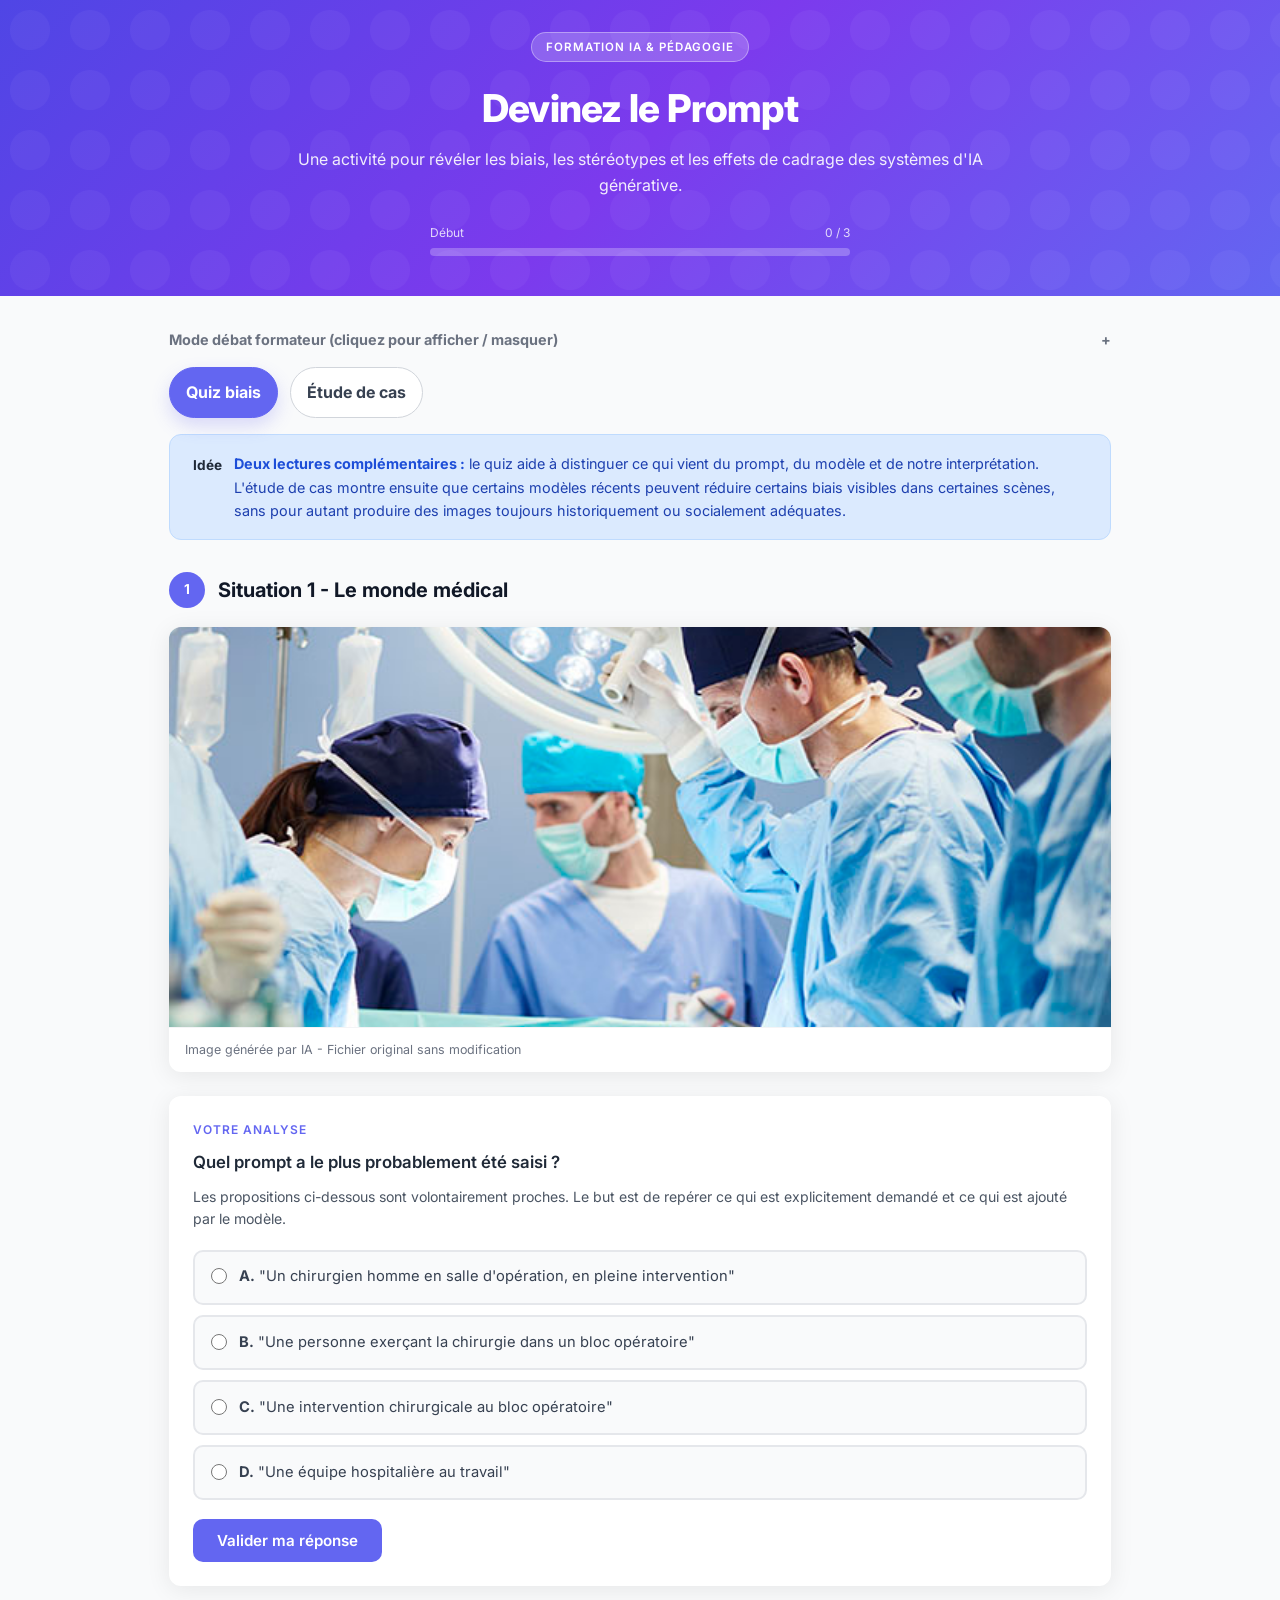
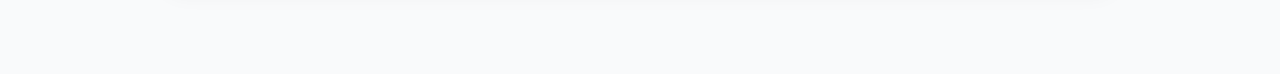
<file: index.html>
﻿<!DOCTYPE html>
<html lang="fr">
<head>
  <meta charset="UTF-8">
  <meta name="viewport" content="width=device-width, initial-scale=1.0">
  <title>Devinez le Prompt - Biais de l'IA</title>
  <link rel="preconnect" href="https://fonts.googleapis.com">
  <link rel="preconnect" href="https://fonts.gstatic.com" crossorigin>
  <link rel="stylesheet" href="assets/css/biais-ia-activite.css">
</head>
<body>
  <header class="site-header">
    <div class="badge">Formation IA &amp; Pédagogie</div>
    <h1>Devinez le Prompt</h1>
    <p>Une activité pour révéler les biais, les stéréotypes et les effets de cadrage des systèmes d'IA générative.</p>
    <div class="progress-bar-wrap" id="quiz-progress">
      <div class="progress-labels">
        <span id="prog-label">Début</span>
        <span id="prog-count">0 / 3</span>
      </div>
      <div class="progress-track">
        <div class="progress-fill" id="progress-fill"></div>
      </div>
    </div>
  </header>

  <main class="container">
    <div class="formateur-toggle" id="formateur-toggle">
      <span>Mode débat formateur (cliquez pour afficher / masquer)</span>
      <span id="formateur-chevron">+</span>
    </div>

    <section class="formateur-panel" id="formateur-panel">
      <h4>Cadre d'animation recommandé</h4>
      <p>Cette page articule maintenant deux approches pédagogiques. Le quiz montre comment repérer les trois niveaux de biais : prompt, modèle, interprétation. Le nouvel onglet montre qu'une correction apparente des biais peut produire une diversification automatique qui n'est pas toujours socialement, visuellement ou historiquement juste.</p>
      <ul>
        <li><strong>Biais du prompt :</strong> ce que la formulation oriente déjà.</li>
        <li><strong>Biais du modèle :</strong> ce que le système ajoute, normalise ou corrige sans que cela soit demandé.</li>
        <li><strong>Biais d'interprétation :</strong> ce que le public conclut ensuite comme naturel, neutre ou réaliste.</li>
      </ul>
      <p><strong>Point clé :</strong> moins de biais visibles ne veut pas automatiquement dire plus de justesse. Une image peut corriger un stéréotype grossier tout en introduisant une représentation artificiellement lisse, sur-corrigée ou décontextualisée.</p>
      <h4>Questions de débat sur l'agentivité</h4>
      <ul>
        <li>Quand une image semble plus inclusive, est-ce le signe d'un progrès épistémique ou d'un nouvel effet de cadrage du modèle ?</li>
        <li>Le système se contente-t-il de refléter des normes sociales, ou agit-il aussi comme producteur de normes visuelles acceptables ?</li>
        <li>Qui décide qu'une image est "plus juste" : le modèle, ses concepteurs, l'utilisateur ou le contexte d'usage ?</li>
        <li>À partir de quand une diversification automatique devient-elle une esthétique de surface plutôt qu'une véritable adéquation au contexte ? C'est ici que certains formateurs parleront de benettonisation du rendu.</li>
      </ul>
    </section>

    <nav class="tabs" aria-label="Navigation de l'activité">
      <button class="tab-button active" data-tab="quiz">Quiz biais</button>
      <button class="tab-button" data-tab="case-study">Étude de cas</button>
    </nav>

    <section class="instructions" id="page-instructions">
      <span class="icon">Idée</span>
      <p><strong>Deux lectures complémentaires :</strong> le quiz aide à distinguer ce qui vient du prompt, du modèle et de notre interprétation. L'étude de cas montre ensuite que certains modèles récents peuvent réduire certains biais visibles dans certaines scènes, sans pour autant produire des images toujours historiquement ou socialement adéquates.</p>
    </section>

    <section id="situations-root"></section>
    <section id="conclusion-root"></section>
    <section id="case-study-root" class="tab-panel"></section>
  </main>

  <div class="feedback-toast" id="toast"></div>

  <script defer src="assets/js/activity-data.js"></script>
  <script defer src="assets/js/biais-ia-activite.js"></script>
</body>
</html>
</file>
<file: assets/css/biais-ia-activite.css>
@import url('https://fonts.googleapis.com/css2?family=Inter:wght@300;400;500;600;700;800&display=swap');

*, *::before, *::after { box-sizing: border-box; margin: 0; padding: 0; }

:root {
  --primary: #6366f1;
  --primary-dark: #4f46e5;
  --primary-light: #e0e7ff;
  --gold: #f59e0b;
  --gold-light: #fef3c7;
  --success: #10b981;
  --success-light: #d1fae5;
  --danger: #ef4444;
  --danger-light: #fee2e2;
  --info-light: #dbeafe;
  --gray-50: #f9fafb;
  --gray-100: #f3f4f6;
  --gray-200: #e5e7eb;
  --gray-300: #d1d5db;
  --gray-500: #6b7280;
  --gray-600: #4b5563;
  --gray-700: #374151;
  --gray-800: #1f2937;
  --gray-900: #111827;
  --radius: 12px;
  --shadow: 0 4px 24px rgba(0,0,0,0.08);
  --shadow-lg: 0 8px 40px rgba(0,0,0,0.14);
}

body {
  font-family: 'Inter', system-ui, -apple-system, sans-serif;
  background: var(--gray-50);
  color: var(--gray-800);
  line-height: 1.6;
  min-height: 100vh;
}

.site-header {
  background: linear-gradient(135deg, #4f46e5 0%, #7c3aed 50%, #6366f1 100%);
  color: #fff;
  padding: 2rem 1.5rem 2.5rem;
  text-align: center;
  position: relative;
  overflow: hidden;
}

.site-header::before {
  content: '';
  position: absolute;
  inset: 0;
  background: url("data:image/svg+xml,%3Csvg width='60' height='60' viewBox='0 0 60 60' xmlns='http://www.w3.org/2000/svg'%3E%3Cg fill='none' fill-rule='evenodd'%3E%3Cg fill='%23ffffff' fill-opacity='0.04'%3E%3Ccircle cx='30' cy='30' r='20'/%3E%3C/g%3E%3C/g%3E%3C/svg%3E");
  pointer-events: none;
}

.badge {
  display: inline-block;
  background: rgba(255,255,255,0.2);
  border: 1px solid rgba(255,255,255,0.35);
  font-size: 0.72rem;
  font-weight: 600;
  letter-spacing: 0.08em;
  text-transform: uppercase;
  padding: 0.3rem 0.9rem;
  border-radius: 99px;
  margin-bottom: 1rem;
}

.site-header h1 {
  font-size: clamp(1.6rem, 4vw, 2.4rem);
  font-weight: 800;
  margin-bottom: 0.5rem;
  letter-spacing: -0.02em;
}

.site-header p {
  font-size: 1rem;
  opacity: 0.9;
  max-width: 720px;
  margin: 0 auto 1.5rem;
}

.progress-bar-wrap { max-width: 420px; margin: 0 auto; }
.progress-labels { display: flex; justify-content: space-between; font-size: 0.75rem; opacity: 0.8; margin-bottom: 0.4rem; }
.progress-track { height: 8px; background: rgba(255,255,255,0.25); border-radius: 99px; overflow: hidden; }
.progress-fill { height: 100%; background: linear-gradient(90deg, #fbbf24, #f59e0b); border-radius: 99px; transition: width 0.5s cubic-bezier(.4,0,.2,1); width: 0%; }

.container { max-width: 980px; margin: 0 auto; padding: 2rem 1.2rem 4rem; }

.tabs {
  display: flex;
  gap: 0.75rem;
  margin-bottom: 1rem;
  flex-wrap: wrap;
}

.tab-button {
  border: 1px solid var(--gray-300);
  background: #fff;
  color: var(--gray-700);
  border-radius: 999px;
  padding: 0.72rem 1rem;
  font: inherit;
  font-weight: 700;
  cursor: pointer;
  transition: all 0.2s;
}

.tab-button:hover {
  border-color: var(--primary);
  color: var(--primary-dark);
}

.tab-button.active {
  background: var(--primary);
  color: #fff;
  border-color: var(--primary);
  box-shadow: 0 8px 18px rgba(99,102,241,0.22);
}

.instructions {
  background: var(--info-light);
  border: 1.5px solid #bfdbfe;
  border-radius: var(--radius);
  padding: 1.1rem 1.4rem;
  margin-bottom: 2rem;
  display: flex;
  gap: 0.75rem;
  align-items: flex-start;
}

.instructions .icon { font-size: 0.85rem; font-weight: 700; flex-shrink: 0; margin-top: 0.15rem; }
.instructions p { font-size: 0.9rem; color: #1e40af; }
.instructions strong { color: #1d4ed8; }

.situation { display: none; animation: fadeInUp 0.4s ease both; }
.situation.active { display: block; }
.tab-panel { display: none; animation: fadeInUp 0.4s ease both; }

@keyframes fadeInUp {
  from { opacity: 0; transform: translateY(18px); }
  to { opacity: 1; transform: translateY(0); }
}

.situation-header { display: flex; align-items: center; gap: 0.8rem; margin-bottom: 1.2rem; }
.situation-num {
  background: var(--primary);
  color: #fff;
  font-weight: 700;
  font-size: 0.85rem;
  width: 36px;
  height: 36px;
  border-radius: 50%;
  display: flex;
  align-items: center;
  justify-content: center;
  flex-shrink: 0;
}

.situation-title { font-size: 1.25rem; font-weight: 700; color: var(--gray-900); }

.image-card, .question-card, .summary-item, .conclusion-box, .case-card {
  background: #fff;
  border-radius: var(--radius);
  box-shadow: var(--shadow);
}

.image-card { overflow: hidden; margin-bottom: 1.5rem; }
.image-card img { width: 100%; display: block; max-height: 400px; object-fit: cover; }
.image-caption { padding: 0.75rem 1rem; font-size: 0.78rem; color: var(--gray-500); border-top: 1px solid var(--gray-100); }

.question-card { padding: 1.5rem; margin-bottom: 1.5rem; }
.question-label { font-size: 0.75rem; font-weight: 600; text-transform: uppercase; letter-spacing: 0.08em; color: var(--primary); margin-bottom: 0.6rem; }
.question-text { font-size: 1.05rem; font-weight: 600; color: var(--gray-800); margin-bottom: 0.6rem; }
.question-intro { font-size: 0.88rem; color: var(--gray-600); margin-bottom: 1.2rem; }

.options { display: flex; flex-direction: column; gap: 0.65rem; }
.option {
  display: flex;
  align-items: flex-start;
  gap: 0.75rem;
  padding: 0.85rem 1rem;
  border: 2px solid var(--gray-200);
  border-radius: 10px;
  cursor: pointer;
  transition: all 0.2s;
  background: var(--gray-50);
  font-size: 0.92rem;
  color: var(--gray-700);
  position: relative;
  user-select: none;
}

.option:hover:not(.disabled) { border-color: var(--primary); background: var(--primary-light); color: var(--primary-dark); }
.option input[type="radio"] { margin-top: 3px; accent-color: var(--primary); width: 16px; height: 16px; flex-shrink: 0; }
.option.correct { border-color: var(--success); background: var(--success-light); color: #065f46; }
.option.incorrect { border-color: var(--danger); background: var(--danger-light); color: #991b1b; }
.option.disabled { cursor: default; pointer-events: none; }
.option-badge { position: absolute; right: 0.75rem; top: 50%; transform: translateY(-50%); font-size: 0.85rem; font-weight: 700; }

.btn {
  display: inline-flex;
  align-items: center;
  gap: 0.5rem;
  font-family: inherit;
  font-size: 0.95rem;
  font-weight: 600;
  padding: 0.75rem 1.5rem;
  border-radius: 10px;
  border: none;
  cursor: pointer;
  transition: all 0.2s;
}

.btn-primary { background: var(--primary); color: #fff; }
.btn-primary:hover { background: var(--primary-dark); transform: translateY(-1px); box-shadow: 0 4px 12px rgba(99,102,241,0.35); }
.btn-primary:disabled { opacity: 0.45; cursor: not-allowed; transform: none; box-shadow: none; }
.btn-outline { background: #fff; color: var(--primary); border: 2px solid var(--primary); }
.btn-outline:hover { background: var(--primary-light); }
.btn-success { background: var(--success); color: #fff; }
.btn-success:hover { background: #059669; transform: translateY(-1px); }
.btn-row { display: flex; gap: 0.75rem; flex-wrap: wrap; margin-top: 1.2rem; }

.reveal-section { display: none; animation: fadeInUp 0.4s ease both; }
.reveal-section.visible { display: block; }

.reveal-card { border-radius: var(--radius); padding: 1.25rem 1.4rem; margin-bottom: 1rem; border-left: 4px solid; }
.prompt-card { background: #f5f3ff; border-color: var(--primary); }
.bias-card { background: #fff7ed; border-color: #f97316; }
.layers-card { background: #eff6ff; border-color: #2563eb; }
.discussion-card { background: #f0fdf4; border-color: var(--success); }
.data-card { background: var(--gold-light); border-color: var(--gold); }
.debate-card { background: #faf5ff; border-color: #9333ea; }

.reveal-card h3 { font-size: 0.82rem; font-weight: 700; text-transform: uppercase; letter-spacing: 0.07em; margin-bottom: 0.6rem; }
.prompt-card h3 { color: var(--primary-dark); }
.bias-card h3 { color: #c2410c; }
.layers-card h3 { color: #1d4ed8; }
.discussion-card h3 { color: #065f46; }
.data-card h3 { color: #92400e; }
.debate-card h3 { color: #7e22ce; }

.reveal-card p, .reveal-card li, .formateur-panel, .conclusion-box li { font-size: 0.9rem; color: var(--gray-700); }
.reveal-card ul, .formateur-panel ul, .conclusion-box ul { padding-left: 1.2rem; }
.reveal-card li, .formateur-panel li, .conclusion-box li { margin-bottom: 0.3rem; }

.prompt-highlight {
  display: inline-block;
  background: #fff;
  border: 1.5px solid #c4b5fd;
  border-radius: 8px;
  padding: 0.5rem 0.9rem;
  font-family: 'Courier New', monospace;
  font-size: 0.92rem;
  font-weight: 600;
  color: var(--primary-dark);
  margin-top: 0.4rem;
}

.bias-grid {
  display: grid;
  grid-template-columns: repeat(auto-fit, minmax(200px, 1fr));
  gap: 0.8rem;
  margin-top: 0.8rem;
}

.bias-layer {
  background: rgba(255,255,255,0.92);
  border: 1px solid #bfdbfe;
  border-radius: 10px;
  padding: 0.85rem 0.9rem;
}

.bias-layer h4 {
  font-size: 0.82rem;
  color: #1e3a8a;
  margin-bottom: 0.35rem;
}

.bias-layer p {
  font-size: 0.84rem;
  color: var(--gray-700);
}

.case-study-panel { animation: fadeInUp 0.4s ease both; }
.case-hero {
  background: linear-gradient(180deg, #ffffff, #f8fafc);
  border: 1px solid var(--gray-200);
  border-radius: 18px;
  padding: 1.5rem;
  margin-bottom: 1.25rem;
  box-shadow: var(--shadow);
}

.case-hero h2 {
  font-size: 1.5rem;
  line-height: 1.2;
  margin-bottom: 0.7rem;
  color: var(--gray-900);
}

.case-hero p {
  color: var(--gray-700);
}

.case-gallery {
  display: grid;
  grid-template-columns: repeat(auto-fit, minmax(240px, 1fr));
  gap: 1rem;
  margin: 1rem 0;
}

.case-gallery-tight {
  grid-template-columns: repeat(auto-fit, minmax(220px, 1fr));
}

.case-figure {
  background: #fff;
  border: 1px solid var(--gray-200);
  border-radius: 14px;
  overflow: hidden;
}

.case-figure img {
  display: block;
  width: 100%;
  height: 240px;
  object-fit: cover;
  background: var(--gray-100);
}

.case-figure figcaption {
  padding: 0.8rem 0.9rem;
  font-size: 0.82rem;
  color: var(--gray-600);
}

.case-grid {
  display: grid;
  grid-template-columns: repeat(auto-fit, minmax(220px, 1fr));
  gap: 1rem;
  margin-bottom: 1rem;
}

.case-card {
  padding: 1.2rem;
  border-top: 3px solid var(--primary);
}

.case-card h3 {
  font-size: 0.95rem;
  margin-bottom: 0.45rem;
  color: var(--gray-900);
}

.case-card p {
  color: var(--gray-600);
  font-size: 0.88rem;
}

#conclusion { display: none; animation: fadeInUp 0.4s ease both; }
#conclusion.active { display: block; }

.score-hero {
  background: linear-gradient(135deg, #4f46e5, #7c3aed);
  color: #fff;
  border-radius: 16px;
  padding: 2.5rem;
  text-align: center;
  margin-bottom: 2rem;
  box-shadow: var(--shadow-lg);
}

.score-circle {
  width: 110px;
  height: 110px;
  background: rgba(255,255,255,0.15);
  border: 3px solid rgba(255,255,255,0.4);
  border-radius: 50%;
  display: flex;
  flex-direction: column;
  align-items: center;
  justify-content: center;
  margin: 0 auto 1rem;
}

.score-num { font-size: 2.8rem; font-weight: 800; line-height: 1; }
.score-den { font-size: 1rem; opacity: 0.75; }
.score-hero h2 { font-size: 1.5rem; font-weight: 700; margin-bottom: 0.4rem; }
.score-hero p { opacity: 0.85; font-size: 0.95rem; }

.summary-grid { display: grid; grid-template-columns: repeat(auto-fit, minmax(230px, 1fr)); gap: 1rem; margin-bottom: 2rem; }
.summary-item { padding: 1.1rem; border-top: 3px solid var(--primary); }
.summary-item .emoji { font-size: 1.1rem; font-weight: 700; margin-bottom: 0.5rem; display: block; }
.summary-item h4 { font-size: 0.9rem; font-weight: 700; color: var(--gray-800); margin-bottom: 0.3rem; }
.summary-item p, .conclusion-box p { font-size: 0.82rem; color: var(--gray-600); }

.conclusion-box { padding: 1.5rem; margin-bottom: 1.2rem; }
.conclusion-box h3 { font-size: 1rem; font-weight: 700; margin-bottom: 0.8rem; color: var(--gray-900); }
.highlight-box { border-left: 4px solid var(--gold); background: var(--gold-light); }

.formateur-toggle {
  display: flex;
  align-items: center;
  justify-content: space-between;
  gap: 0.5rem;
  cursor: pointer;
  font-size: 0.9rem;
  font-weight: 700;
  color: var(--gray-500);
  margin-bottom: 1rem;
  user-select: none;
}

.formateur-toggle:hover { color: var(--gray-700); }
.formateur-panel { display: none; background: #fffbeb; border: 1.5px dashed var(--gold); border-radius: var(--radius); padding: 1.3rem 1.5rem; margin-bottom: 2rem; }
.formateur-panel.open { display: block; }
.formateur-panel h4 { font-weight: 700; color: #92400e; margin: 0.7rem 0; font-size: 0.92rem; }
.formateur-panel h4:first-child { margin-top: 0; }
.formateur-panel p { margin-bottom: 0.7rem; }

.feedback-toast {
  position: fixed;
  bottom: 2rem;
  right: 2rem;
  padding: 0.9rem 1.3rem;
  border-radius: 10px;
  font-size: 0.9rem;
  font-weight: 600;
  color: #fff;
  z-index: 999;
  opacity: 0;
  transform: translateY(10px);
  transition: all 0.3s;
  pointer-events: none;
}

.feedback-toast.show { opacity: 1; transform: translateY(0); }
.feedback-toast.correct-toast { background: var(--success); }
.feedback-toast.incorrect-toast { background: var(--danger); }

@media (max-width: 600px) {
  .site-header h1 { font-size: 1.5rem; }
  .btn-row { flex-direction: column; }
  .btn { width: 100%; justify-content: center; }
  .feedback-toast { right: 1rem; left: 1rem; bottom: 1rem; }
  .case-figure img { height: 200px; }
}
</file>
